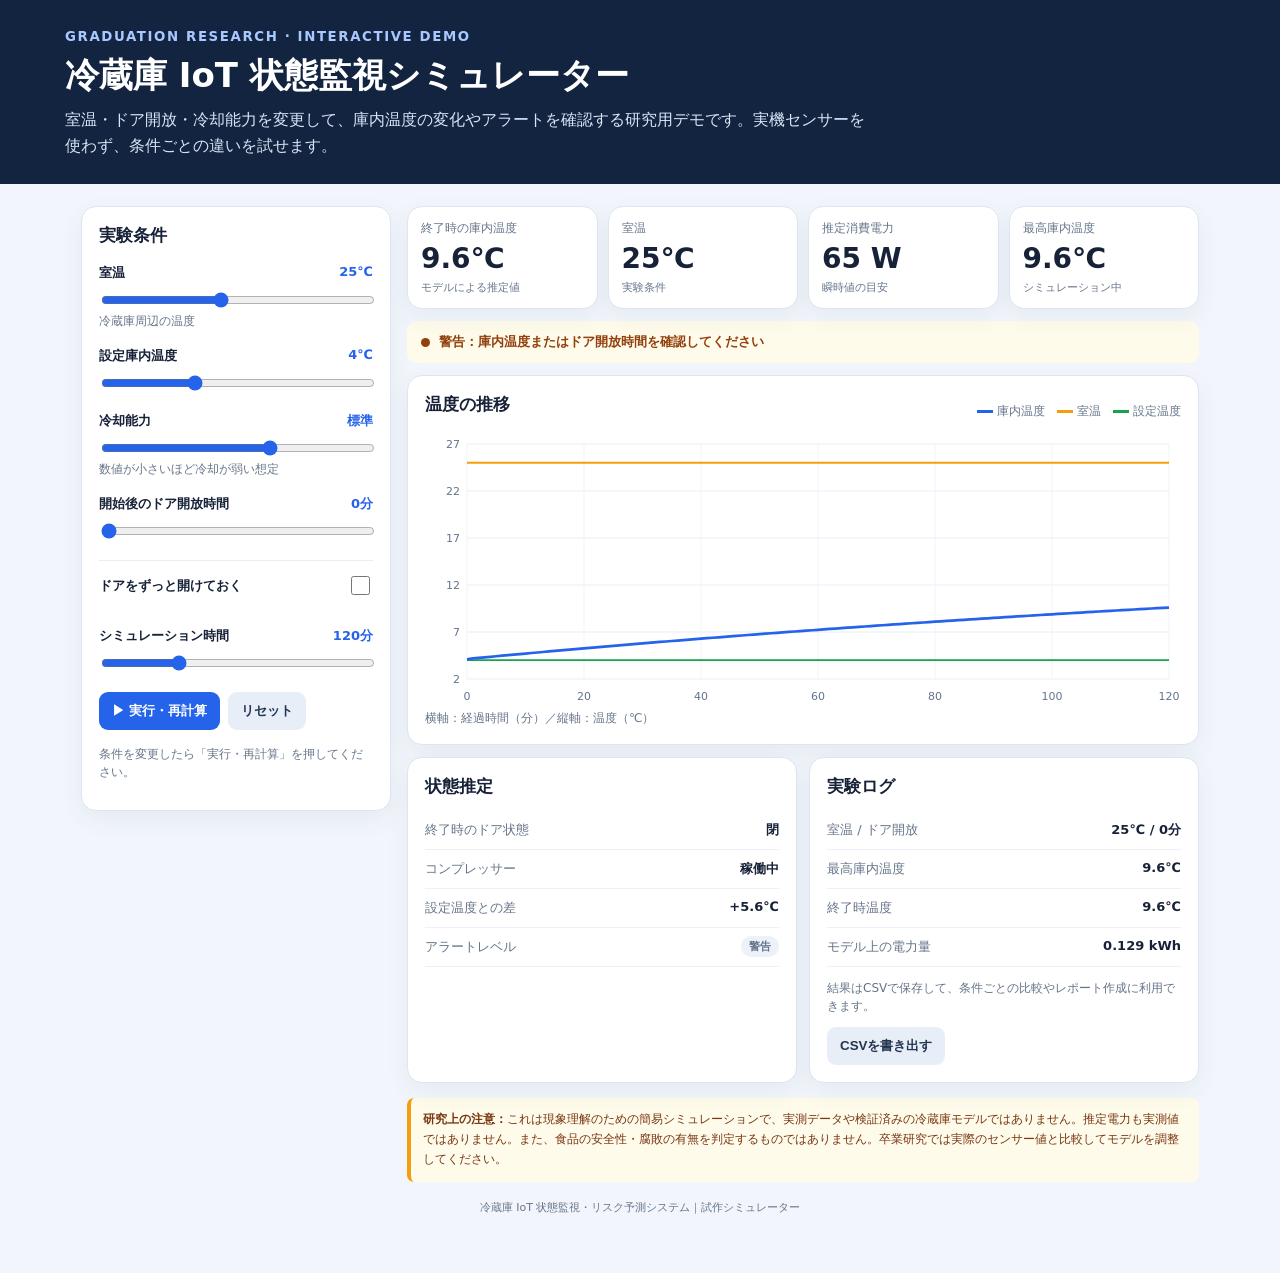
<file: demo_ai/fridge_iot_simulator.html>
<!doctype html>
<html lang="ja"><head><meta charset="utf-8"><meta name="viewport" content="width=device-width,initial-scale=1"><title>冷蔵庫 IoT 状態監視シミュレーター</title>
<style>
:root{font-family:system-ui,-apple-system,"Segoe UI",sans-serif;color:#172238;background:#f2f6fc}*{box-sizing:border-box}body{margin:0}header{background:#132440;color:white;padding:26px max(18px,calc((100% - 1150px)/2))}header small{color:#a9c8ff;font-weight:700;letter-spacing:.12em}h1{font-size:clamp(23px,4vw,34px);margin:8px 0}header p{color:#d8e5f7;line-height:1.6;margin:0;max-width:800px}main{max-width:1150px;margin:22px auto;padding:0 16px 36px}.layout{display:grid;grid-template-columns:310px 1fr;gap:16px;align-items:start}.panel,.metric{background:white;border:1px solid #dce5f0;border-radius:15px;padding:17px;box-shadow:0 8px 24px #1d355710}.panel h2{font-size:17px;margin:0 0 13px}.control{margin:17px 0}.control label{display:flex;justify-content:space-between;gap:8px;font-size:13px;font-weight:650;margin-bottom:8px}.val{color:#2563eb}input[type=range]{width:100%;accent-color:#2563eb}.hint{font-size:12px;color:#66758a;line-height:1.5}.switchrow{display:flex;justify-content:space-between;align-items:center;padding:12px 0;border-top:1px solid #e6edf5;font-size:13px;font-weight:650}.switchrow input{width:19px;height:19px;accent-color:#2563eb}.buttons{display:flex;gap:8px;flex-wrap:wrap;margin:15px 0}button{border:0;border-radius:9px;padding:10px 13px;font-weight:700;cursor:pointer}.primary{background:#2563eb;color:white}.secondary{background:#e8eef8;color:#233650}.metrics{display:grid;grid-template-columns:repeat(4,minmax(0,1fr));gap:10px}.metric{padding:13px}.name{font-size:12px;color:#66758a}.num{font-size:clamp(20px,2.8vw,28px);font-weight:800;margin:5px 0}.sub{font-size:11px;color:#66758a}.status{display:flex;align-items:center;gap:9px;margin:12px 0;padding:12px 14px;border-radius:10px;background:#ecfdf5;color:#166534;font-weight:700;font-size:13px}.status.warn{background:#fffbeb;color:#92400e}.status.danger{background:#fef2f2;color:#991b1b}.dot{width:9px;height:9px;border-radius:50%;background:currentColor}.chartbox{margin-top:12px}.charttitle{display:flex;justify-content:space-between;align-items:center;flex-wrap:wrap;gap:8px}.legend{font-size:12px;color:#66758a;display:flex;gap:12px}.legend i{display:inline-block;width:16px;height:3px;vertical-align:middle;margin-right:4px}canvas{width:100%;height:280px;display:block}.bottom{display:grid;grid-template-columns:1fr 1fr;gap:12px;margin-top:12px}.row{display:flex;justify-content:space-between;gap:12px;padding:10px 0;border-bottom:1px solid #edf1f7;font-size:13px}.row span{color:#66758a}.pill{background:#edf2fa;border-radius:99px;padding:4px 8px;font-size:11px}.note{margin-top:15px;background:#fffbeb;border-left:4px solid #f59e0b;border-radius:7px;padding:12px;color:#78350f;font-size:12px;line-height:1.65}.foot{text-align:center;color:#66758a;font-size:11px;margin-top:18px}@media(max-width:800px){.layout{grid-template-columns:1fr}.metrics{grid-template-columns:repeat(2,1fr)}.bottom{grid-template-columns:1fr}}
</style></head><body>
<header><small>GRADUATION RESEARCH · INTERACTIVE DEMO</small><h1>冷蔵庫 IoT 状態監視シミュレーター</h1><p>室温・ドア開放・冷却能力を変更して、庫内温度の変化やアラートを確認する研究用デモです。実機センサーを使わず、条件ごとの違いを試せます。</p></header>
<main><div class="layout"><aside class="panel"><h2>実験条件</h2>
<div class="control"><label>室温 <span class="val" id="roomV">25℃</span></label><input id="room" type="range" min="15" max="38" value="25" step="1"><div class="hint">冷蔵庫周辺の温度</div></div>
<div class="control"><label>設定庫内温度 <span class="val" id="targetV">4℃</span></label><input id="target" type="range" min="2" max="8" value="4" step=".5"></div>
<div class="control"><label>冷却能力 <span class="val" id="coolV">標準</span></label><input id="cool" type="range" min="50" max="130" value="100" step="5"><div class="hint">数値が小さいほど冷却が弱い想定</div></div>
<div class="control"><label>開始後のドア開放時間 <span class="val" id="doorV">0分</span></label><input id="doorMin" type="range" min="0" max="30" value="0" step="1"></div>
<div class="switchrow"><label for="doorNow">ドアをずっと開けておく</label><input id="doorNow" type="checkbox"></div>
<div class="control"><label>シミュレーション時間 <span class="val" id="durationV">120分</span></label><input id="duration" type="range" min="30" max="360" value="120" step="30"></div>
<div class="buttons"><button class="primary" id="run">▶ 実行・再計算</button><button class="secondary" id="reset">リセット</button></div><p class="hint">条件を変更したら「実行・再計算」を押してください。</p></aside>
<section><div class="metrics"><div class="metric"><div class="name">終了時の庫内温度</div><div class="num" id="inside">4.0℃</div><div class="sub">モデルによる推定値</div></div><div class="metric"><div class="name">室温</div><div class="num" id="roomMetric">25℃</div><div class="sub">実験条件</div></div><div class="metric"><div class="name">推定消費電力</div><div class="num" id="power">0 W</div><div class="sub">瞬時値の目安</div></div><div class="metric"><div class="name">最高庫内温度</div><div class="num" id="maxTemp">4.0℃</div><div class="sub">シミュレーション中</div></div></div>
<div class="status" id="status"><span class="dot"></span><span id="statusText">正常：庫内温度は設定温度付近です</span></div>
<div class="panel chartbox"><div class="charttitle"><h2>温度の推移</h2><div class="legend"><span><i style="background:#2563eb"></i>庫内温度</span><span><i style="background:#f59e0b"></i>室温</span><span><i style="background:#16a34a"></i>設定温度</span></div></div><canvas id="chart" aria-label="庫内温度と室温の推移グラフ"></canvas><div class="hint">横軸：経過時間（分）／縦軸：温度（℃）</div></div>
<div class="bottom"><div class="panel"><h2>状態推定</h2><div class="row"><span>終了時のドア状態</span><strong id="doorState">閉</strong></div><div class="row"><span>コンプレッサー</span><strong id="compressor">停止</strong></div><div class="row"><span>設定温度との差</span><strong id="delta">0.0℃</strong></div><div class="row"><span>アラートレベル</span><strong id="level"><span class="pill">正常</span></strong></div></div><div class="panel"><h2>実験ログ</h2><div id="log"><div class="row"><span>条件</span><strong>初期条件</strong></div></div><p class="hint">結果はCSVで保存して、条件ごとの比較やレポート作成に利用できます。</p><button class="secondary" id="csv">CSVを書き出す</button></div></div>
<div class="note"><strong>研究上の注意：</strong>これは現象理解のための簡易シミュレーションで、実測データや検証済みの冷蔵庫モデルではありません。推定電力も実測値ではありません。また、食品の安全性・腐敗の有無を判定するものではありません。卒業研究では実際のセンサー値と比較してモデルを調整してください。</div></section></div><div class="foot">冷蔵庫 IoT 状態監視・リスク予測システム｜試作シミュレーター</div></main>
<script>
const $=id=>document.getElementById(id);let data=[];
function labels(){$('roomV').textContent=$('room').value+'℃';$('targetV').textContent=$('target').value+'℃';let c=+$('cool').value;$('coolV').textContent=c<80?'弱め':c>110?'強め':'標準';$('doorV').textContent=$('doorMin').value+'分';$('durationV').textContent=$('duration').value+'分'}
['room','target','cool','doorMin','duration'].forEach(id=>$(id).addEventListener('input',labels));
function simulate(){let room=+$('room').value,target=+$('target').value,cool=+$('cool').value/100,doorMin=+$('doorMin').value,duration=+$('duration').value,always=$('doorNow').checked,temp=target,energy=0,comp=false;data=[];
for(let t=0;t<=duration;t++){let door=always||t<doorMin;let heat=(room-temp)*(door?.018:.0045);let need=temp>target+.35;comp=need||(temp>target+.1&&room>target+10);let cooling=comp?.035*cool:0;temp=Math.max(target-.4,Math.min(room,temp+heat-cooling));let power=comp?(65+Math.max(0,room-25)*1.5)/Math.max(.65,cool):0;energy+=power/60;data.push({t,temp,room,target,door,power,comp,energy})}
let last=data[data.length-1],mx=Math.max(...data.map(x=>x.temp));$('inside').textContent=last.temp.toFixed(1)+'℃';$('roomMetric').textContent=room+'℃';$('power').textContent=Math.round(last.power)+' W';$('maxTemp').textContent=mx.toFixed(1)+'℃';$('doorState').textContent=last.door?'開':'閉';$('compressor').textContent=last.comp?'稼働中':'停止';$('delta').textContent=(last.temp-target>=0?'+':'')+(last.temp-target).toFixed(1)+'℃';let level='正常',cls='',msg='正常：庫内温度は設定温度付近です';if(mx>=10){level='高温注意';cls='danger';msg='注意：シミュレーション上、庫内温度が10℃以上になりました'}else if(mx>target+3||always||doorMin>5){level='警告';cls='warn';msg=always?'警告：ドア開放が継続する設定です':'警告：庫内温度またはドア開放時間を確認してください'}$('status').className='status '+cls;$('statusText').textContent=msg;$('level').innerHTML='<span class="pill">'+level+'</span>';draw();$('log').innerHTML=`<div class="row"><span>室温 / ドア開放</span><strong>${room}℃ / ${always?'継続':doorMin+'分'}</strong></div><div class="row"><span>最高庫内温度</span><strong>${mx.toFixed(1)}℃</strong></div><div class="row"><span>終了時温度</span><strong>${last.temp.toFixed(1)}℃</strong></div><div class="row"><span>モデル上の電力量</span><strong>${(energy/1000).toFixed(3)} kWh</strong></div>`}
function draw(){let c=$('chart'),r=c.getBoundingClientRect(),dpr=devicePixelRatio||1,w=Math.max(300,r.width),h=280;c.width=w*dpr;c.height=h*dpr;let x=c.getContext('2d');x.scale(dpr,dpr);let pad={l:42,r:12,t:15,b:30},cw=w-pad.l-pad.r,ch=h-pad.t-pad.b,vals=data.flatMap(a=>[a.temp,a.room,a.target]),min=Math.floor(Math.min(...vals)-2),max=Math.ceil(Math.max(...vals)+2);if(max-min<10)max=min+10;let maxT=data[data.length-1].t,X=t=>pad.l+t/maxT*cw,Y=v=>pad.t+(max-v)/(max-min)*ch;x.clearRect(0,0,w,h);x.font='11px system-ui';for(let i=0;i<=5;i++){let v=min+(max-min)*i/5,y=Y(v);x.strokeStyle='#e7edf5';x.beginPath();x.moveTo(pad.l,y);x.lineTo(w-pad.r,y);x.stroke();x.fillStyle='#64748b';x.textAlign='right';x.fillText(v.toFixed(0),pad.l-7,y+4)}for(let i=0;i<=6;i++){let t=maxT*i/6,xx=X(t);x.strokeStyle='#f0f3f8';x.beginPath();x.moveTo(xx,pad.t);x.lineTo(xx,h-pad.b);x.stroke();x.fillStyle='#64748b';x.textAlign='center';x.fillText(Math.round(t),xx,h-9)}function line(k,col,lw){x.beginPath();x.strokeStyle=col;x.lineWidth=lw;data.forEach((v,i)=>i?x.lineTo(X(v.t),Y(v[k])):x.moveTo(X(v.t),Y(v[k])));x.stroke()}line('room','#f59e0b',2);line('target','#16a34a',1.8);line('temp','#2563eb',2.7)}
$('run').onclick=simulate;$('reset').onclick=()=>{$('room').value=25;$('target').value=4;$('cool').value=100;$('doorMin').value=0;$('duration').value=120;$('doorNow').checked=false;labels();simulate()};$('csv').onclick=()=>{if(!data.length)simulate();let rows=[['time_min','inside_temp_c','room_temp_c','target_temp_c','door_open','estimated_power_w','compressor_on','estimated_energy_wh'],...data.map(a=>[a.t,a.temp.toFixed(3),a.room,a.target,a.door?1:0,a.power,a.comp?1:0,a.energy.toFixed(3)])];let url=URL.createObjectURL(new Blob(['\ufeff'+rows.map(a=>a.join(',')).join('\r\n')],{type:'text/csv;charset=utf-8'})),a=document.createElement('a');a.href=url;a.download='fridge_simulation.csv';a.click();URL.revokeObjectURL(url)};window.addEventListener('resize',draw);labels();simulate();
</script></body></html>
</file>
